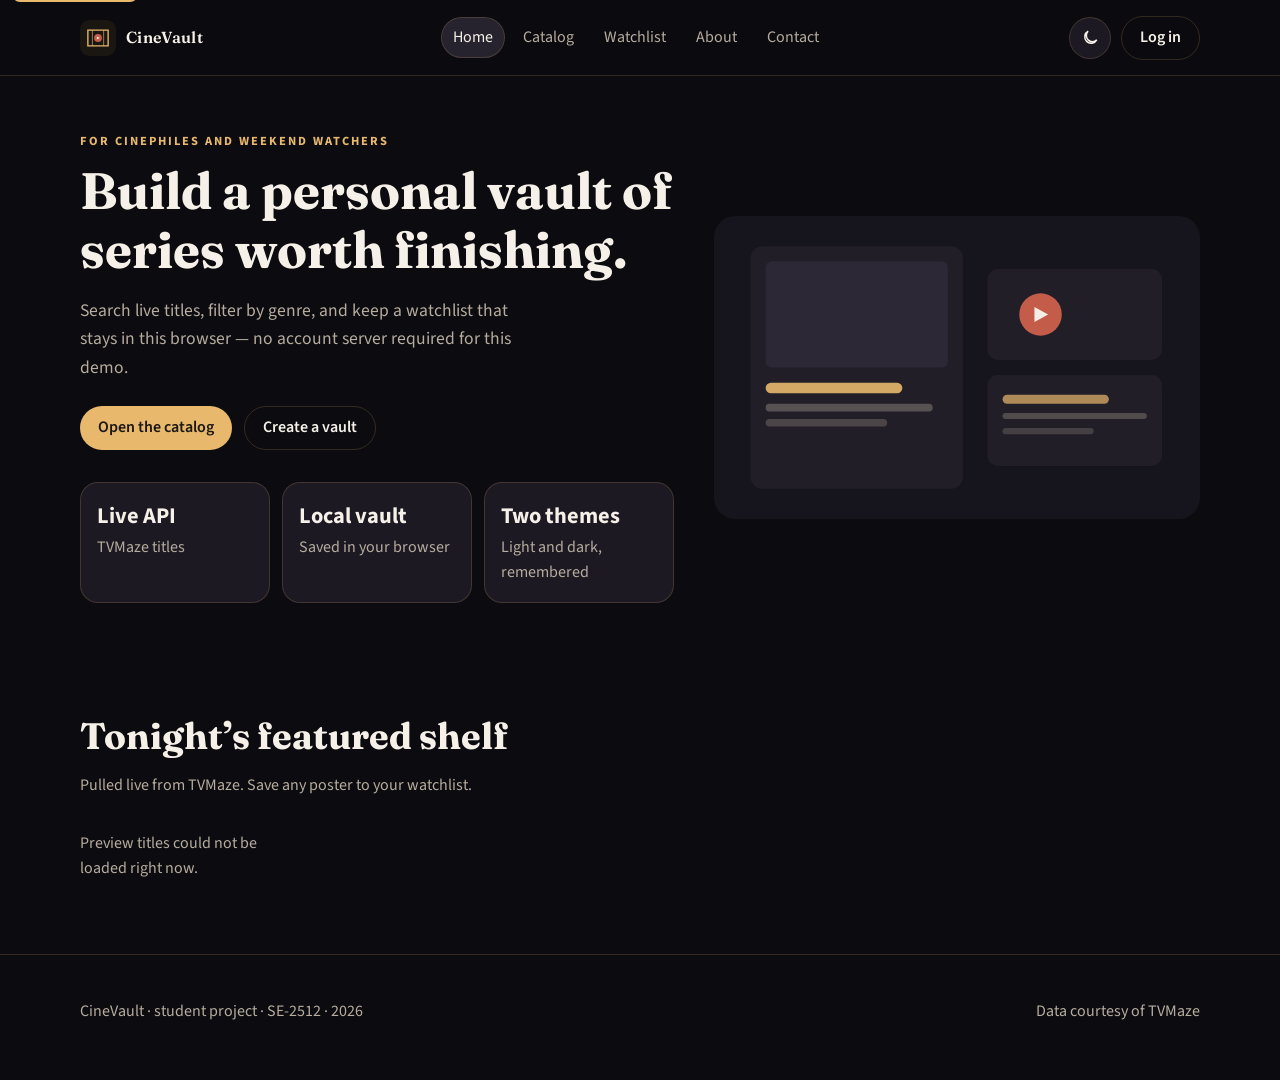
<file: CineVault/index.html>
<!DOCTYPE html>
<html lang="en">
<head>
  <meta charset="UTF-8">
  <meta name="viewport" content="width=device-width, initial-scale=1.0">
  <title>CineVault — discover and save TV series</title>
  <link rel="icon" href="images/logo.svg">
  <link rel="preconnect" href="https://fonts.googleapis.com">
  <link rel="preconnect" href="https://fonts.gstatic.com" crossorigin>
  <link href="https://fonts.googleapis.com/css2?family=Fraunces:opsz,wght@9..144,600;9..144,700&family=Source+Sans+3:wght@400;600;700&display=swap" rel="stylesheet">
  <link rel="stylesheet" href="css/style.css">
</head>
<body data-page="home">
  <a class="skip-link" href="#main">Skip to content</a>
  <header class="site-header">
    <div class="container header-inner">
      <a class="logo" href="index.html"><img src="images/logo.svg" alt="">CineVault</a>
      <nav class="nav" id="site-nav" data-nav-menu>
        <a href="index.html" data-nav="home">Home</a>
        <a href="catalog.html" data-nav="catalog">Catalog</a>
        <a href="watchlist.html" data-nav="watchlist">Watchlist</a>
        <a href="about.html" data-nav="about">About</a>
        <a href="contact.html" data-nav="contact">Contact</a>
      </nav>
      <div class="header-actions">
        <button class="icon-btn theme-toggle" data-theme-toggle type="button" aria-label="Toggle color mode">
          <svg class="moon" width="18" height="18" viewBox="0 0 24 24" fill="none" stroke="currentColor" stroke-width="2"><path d="M21 14.5A8.5 8.5 0 1 1 9.5 3 7 7 0 0 0 21 14.5z"/></svg>
          <svg class="sun" width="18" height="18" viewBox="0 0 24 24" fill="none" stroke="currentColor" stroke-width="2"><circle cx="12" cy="12" r="4"/><path d="M12 2v2M12 20v2M4.9 4.9l1.4 1.4M17.7 17.7l1.4 1.4M2 12h2M20 12h2M4.9 19.1l1.4-1.4M17.7 6.3l1.4-1.4"/></svg>
        </button>
        <a class="btn btn-ghost" href="login.html" data-auth-link>Log in</a>
        <a class="btn btn-primary" href="profile.html" data-profile-link hidden>Profile</a>
        <button class="icon-btn menu-toggle" data-menu-toggle type="button" aria-label="Open menu" aria-controls="site-nav" aria-expanded="false"><span class="hamburger"></span></button>
      </div>
    </div>
  </header>

  <main id="main" class="container">
    <section class="hero">
      <div>
        <p class="kicker">For cinephiles and weekend watchers</p>
        <h1>Build a personal vault of series worth finishing.</h1>
        <p class="lead">Search live titles, filter by genre, and keep a watchlist that stays in this browser — no account server required for this demo.</p>
        <div class="hero-actions">
          <a class="btn btn-primary" href="catalog.html">Open the catalog</a>
          <a class="btn btn-ghost" href="signup.html">Create a vault</a>
        </div>
        <div class="stats">
          <div class="stat"><strong>Live API</strong><span class="muted">TVMaze titles</span></div>
          <div class="stat"><strong>Local vault</strong><span class="muted">Saved in your browser</span></div>
          <div class="stat"><strong>Two themes</strong><span class="muted">Light and dark, remembered</span></div>
        </div>
      </div>
      <img src="images/hero.svg" alt="Illustrated CineVault dashboard with posters and a play button">
    </section>

    <section class="section">
      <h2>Tonight’s featured shelf</h2>
      <p class="muted">Pulled live from TVMaze. Save any poster to your watchlist.</p>
      <div class="card-grid" data-home-preview></div>
    </section>
  </main>

  <footer class="site-footer">
    <div class="container footer-inner">
      <p>CineVault · student project · SE-2512 · 2026</p>
      <p>Data courtesy of <a href="https://www.tvmaze.com/api" rel="noreferrer">TVMaze</a></p>
    </div>
  </footer>
  <script src="js/script.js"></script>
</body>
</html>
</file>
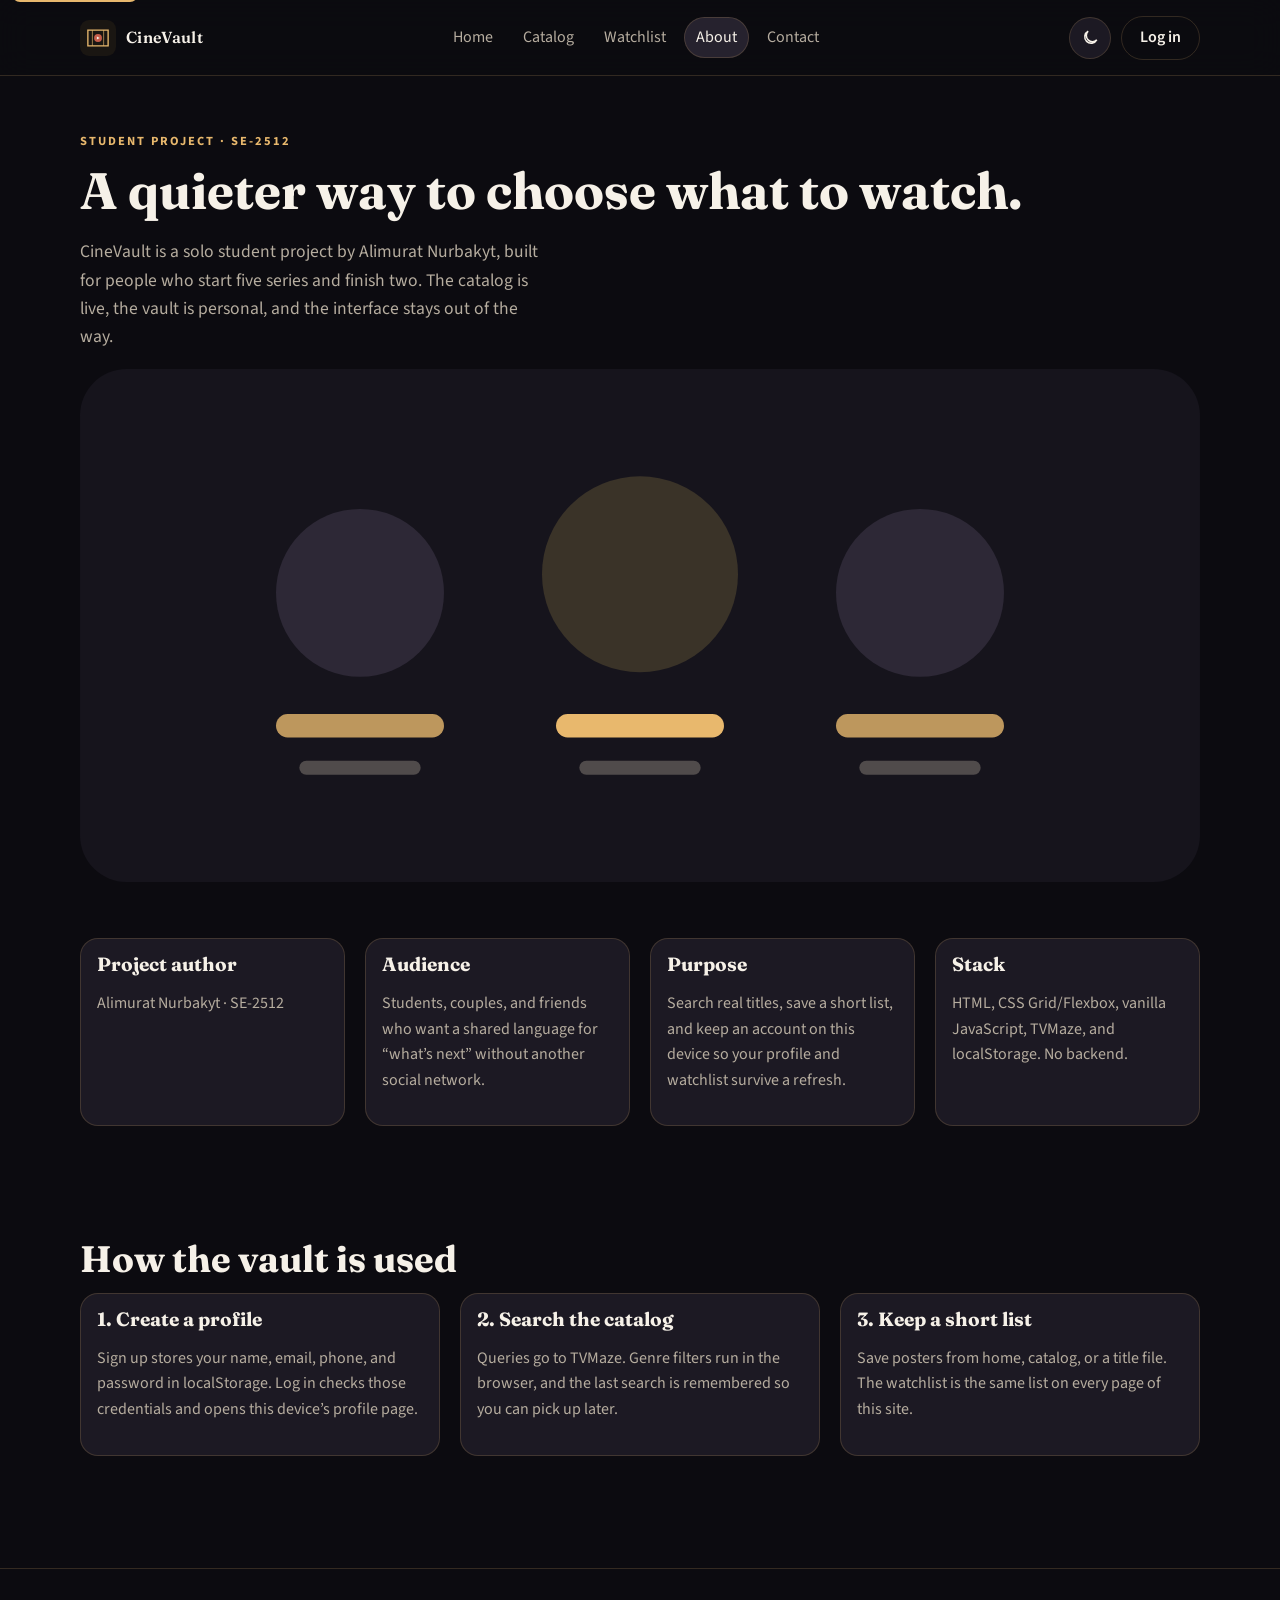
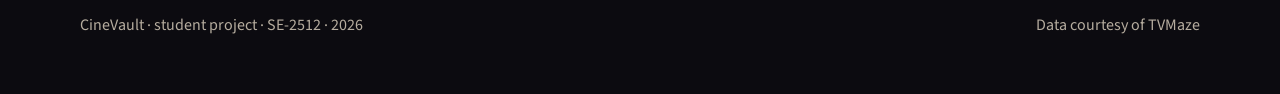
<file: CineVault/about.html>
<!DOCTYPE html>
<html lang="en">
<head>
  <meta charset="UTF-8">
  <meta name="viewport" content="width=device-width, initial-scale=1.0">
  <title>About — CineVault</title>
  <link rel="icon" href="images/logo.svg">
  <link rel="preconnect" href="https://fonts.googleapis.com">
  <link rel="preconnect" href="https://fonts.gstatic.com" crossorigin>
  <link href="https://fonts.googleapis.com/css2?family=Fraunces:opsz,wght@9..144,600;9..144,700&family=Source+Sans+3:wght@400;600;700&display=swap" rel="stylesheet">
  <link rel="stylesheet" href="css/style.css">
</head>
<body data-page="about">
  <a class="skip-link" href="#main">Skip to content</a>
  <header class="site-header">
    <div class="container header-inner">
      <a class="logo" href="index.html"><img src="images/logo.svg" alt="">CineVault</a>
      <nav class="nav" id="site-nav" data-nav-menu>
        <a href="index.html" data-nav="home">Home</a>
        <a href="catalog.html" data-nav="catalog">Catalog</a>
        <a href="watchlist.html" data-nav="watchlist">Watchlist</a>
        <a href="about.html" data-nav="about">About</a>
        <a href="contact.html" data-nav="contact">Contact</a>
      </nav>
      <div class="header-actions">
        <button class="icon-btn theme-toggle" data-theme-toggle type="button" aria-label="Toggle color mode">
          <svg class="moon" width="18" height="18" viewBox="0 0 24 24" fill="none" stroke="currentColor" stroke-width="2"><path d="M21 14.5A8.5 8.5 0 1 1 9.5 3 7 7 0 0 0 21 14.5z"/></svg>
          <svg class="sun" width="18" height="18" viewBox="0 0 24 24" fill="none" stroke="currentColor" stroke-width="2"><circle cx="12" cy="12" r="4"/><path d="M12 2v2M12 20v2M4.9 4.9l1.4 1.4M17.7 17.7l1.4 1.4M2 12h2M20 12h2M4.9 19.1l1.4-1.4M17.7 6.3l1.4-1.4"/></svg>
        </button>
        <a class="btn btn-ghost" href="login.html" data-auth-link>Log in</a>
        <a class="btn btn-primary" href="profile.html" data-profile-link hidden>Profile</a>
        <button class="icon-btn menu-toggle" data-menu-toggle type="button" aria-label="Open menu" aria-controls="site-nav" aria-expanded="false"><span class="hamburger"></span></button>
      </div>
    </div>
  </header>

  <main id="main" class="container section">
    <p class="kicker">Student project · SE-2512</p>
    <h1>A quieter way to choose what to watch.</h1>
    <p class="lead">CineVault is a solo student project by Alimurat Nurbakyt, built for people who start five series and finish two. The catalog is live, the vault is personal, and the interface stays out of the way.</p>
    <img src="images/team.svg" alt="Illustrated film fans at a screening table">

    <div class="feature-grid section">
      <article class="card"><div class="body"><h3>Project author</h3><p class="muted">Alimurat Nurbakyt · SE-2512</p></div></article>
      <article class="card"><div class="body"><h3>Audience</h3><p class="muted">Students, couples, and friends who want a shared language for “what’s next” without another social network.</p></div></article>
      <article class="card"><div class="body"><h3>Purpose</h3><p class="muted">Search real titles, save a short list, and keep an account on this device so your profile and watchlist survive a refresh.</p></div></article>
      <article class="card"><div class="body"><h3>Stack</h3><p class="muted">HTML, CSS Grid/Flexbox, vanilla JavaScript, TVMaze, and localStorage. No backend.</p></div></article>
    </div>

    <section class="section">
      <h2>How the vault is used</h2>
      <div class="feature-grid">
        <article class="card"><div class="body"><h3>1. Create a profile</h3><p class="muted">Sign up stores your name, email, phone, and password in localStorage. Log in checks those credentials and opens this device’s profile page.</p></div></article>
        <article class="card"><div class="body"><h3>2. Search the catalog</h3><p class="muted">Queries go to TVMaze. Genre filters run in the browser, and the last search is remembered so you can pick up later.</p></div></article>
        <article class="card"><div class="body"><h3>3. Keep a short list</h3><p class="muted">Save posters from home, catalog, or a title file. The watchlist is the same list on every page of this site.</p></div></article>
      </div>
    </section>
  </main>

  <footer class="site-footer">
    <div class="container footer-inner">
      <p>CineVault · student project · SE-2512 · 2026</p>
      <p>Data courtesy of <a href="https://www.tvmaze.com/api" rel="noreferrer">TVMaze</a></p>
    </div>
  </footer>
  <script src="js/script.js"></script>
</body>
</html>
</file>
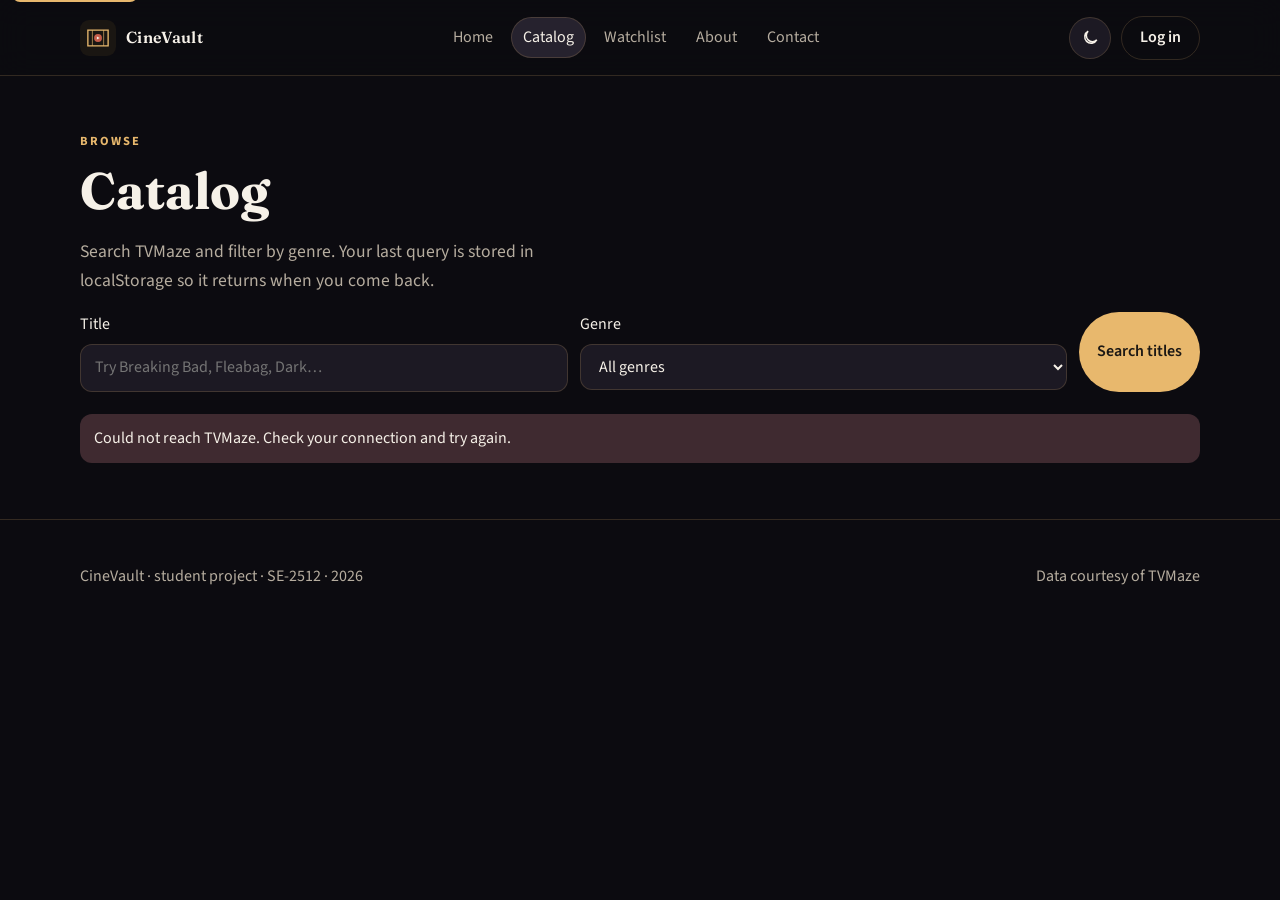
<file: CineVault/catalog.html>
<!DOCTYPE html>
<html lang="en">
<head>
  <meta charset="UTF-8">
  <meta name="viewport" content="width=device-width, initial-scale=1.0">
  <title>Catalog — CineVault</title>
  <link rel="icon" href="images/logo.svg">
  <link rel="preconnect" href="https://fonts.googleapis.com">
  <link rel="preconnect" href="https://fonts.gstatic.com" crossorigin>
  <link href="https://fonts.googleapis.com/css2?family=Fraunces:opsz,wght@9..144,600;9..144,700&family=Source+Sans+3:wght@400;600;700&display=swap" rel="stylesheet">
  <link rel="stylesheet" href="css/style.css">
</head>
<body data-page="catalog">
  <a class="skip-link" href="#main">Skip to content</a>
  <header class="site-header">
    <div class="container header-inner">
      <a class="logo" href="index.html"><img src="images/logo.svg" alt="">CineVault</a>
      <nav class="nav" id="site-nav" data-nav-menu>
        <a href="index.html" data-nav="home">Home</a>
        <a href="catalog.html" data-nav="catalog">Catalog</a>
        <a href="watchlist.html" data-nav="watchlist">Watchlist</a>
        <a href="about.html" data-nav="about">About</a>
        <a href="contact.html" data-nav="contact">Contact</a>
      </nav>
      <div class="header-actions">
        <button class="icon-btn theme-toggle" data-theme-toggle type="button" aria-label="Toggle color mode">
          <svg class="moon" width="18" height="18" viewBox="0 0 24 24" fill="none" stroke="currentColor" stroke-width="2"><path d="M21 14.5A8.5 8.5 0 1 1 9.5 3 7 7 0 0 0 21 14.5z"/></svg>
          <svg class="sun" width="18" height="18" viewBox="0 0 24 24" fill="none" stroke="currentColor" stroke-width="2"><circle cx="12" cy="12" r="4"/><path d="M12 2v2M12 20v2M4.9 4.9l1.4 1.4M17.7 17.7l1.4 1.4M2 12h2M20 12h2M4.9 19.1l1.4-1.4M17.7 6.3l1.4-1.4"/></svg>
        </button>
        <a class="btn btn-ghost" href="login.html" data-auth-link>Log in</a>
        <a class="btn btn-primary" href="profile.html" data-profile-link hidden>Profile</a>
        <button class="icon-btn menu-toggle" data-menu-toggle type="button" aria-label="Open menu" aria-controls="site-nav" aria-expanded="false"><span class="hamburger"></span></button>
      </div>
    </div>
  </header>

  <main id="main" class="container section">
    <p class="kicker">Browse</p>
    <h1>Catalog</h1>
    <p class="lead">Search TVMaze and filter by genre. Your last query is stored in localStorage so it returns when you come back.</p>

    <form id="search-form" class="toolbar" novalidate>
      <label class="search-field">
        Title
        <input name="q" type="text" placeholder="Try Breaking Bad, Fleabag, Dark…">
      </label>
      <label class="field">
        Genre
        <select name="genre">
          <option value="all">All genres</option>
          <option value="Drama">Drama</option>
          <option value="Comedy">Comedy</option>
          <option value="Crime">Crime</option>
          <option value="Science-Fiction">Science-Fiction</option>
          <option value="Thriller">Thriller</option>
          <option value="Action">Action</option>
        </select>
      </label>
      <button class="btn btn-primary" type="submit">Search titles</button>
    </form>

    <div class="api-status" data-api-status></div>
    <div class="skeleton-grid" data-skeletons>
      <div class="skeleton"></div><div class="skeleton"></div><div class="skeleton"></div><div class="skeleton"></div>
    </div>
    <div class="card-grid" data-catalog></div>
  </main>

  <footer class="site-footer">
    <div class="container footer-inner">
      <p>CineVault · student project · SE-2512 · 2026</p>
      <p>Data courtesy of <a href="https://www.tvmaze.com/api" rel="noreferrer">TVMaze</a></p>
    </div>
  </footer>
  <script src="js/script.js"></script>
</body>
</html>
</file>
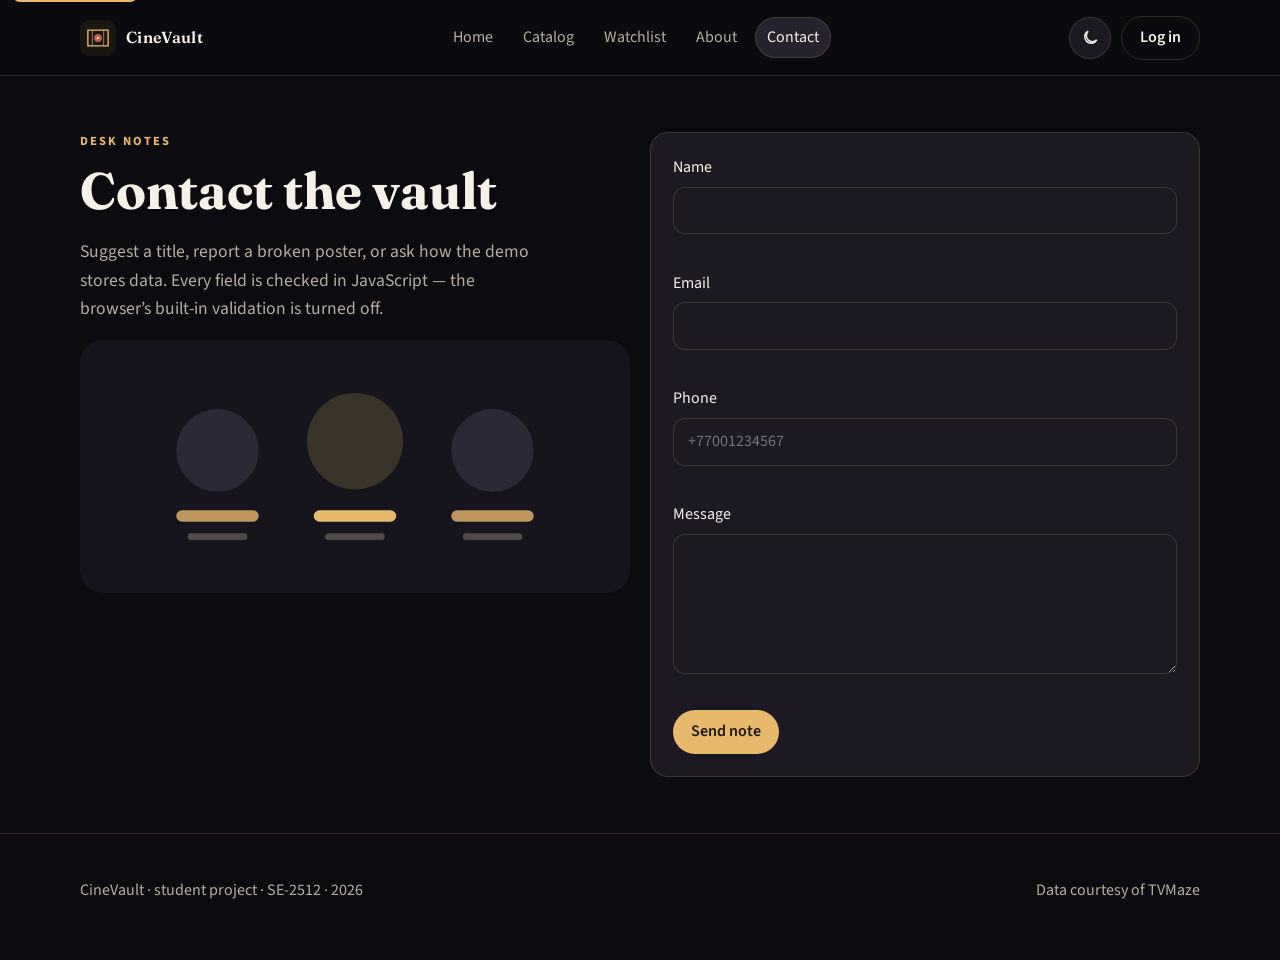
<file: CineVault/contact.html>
<!DOCTYPE html>
<html lang="en">
<head>
  <meta charset="UTF-8">
  <meta name="viewport" content="width=device-width, initial-scale=1.0">
  <title>Contact — CineVault</title>
  <link rel="icon" href="images/logo.svg">
  <link rel="preconnect" href="https://fonts.googleapis.com">
  <link rel="preconnect" href="https://fonts.gstatic.com" crossorigin>
  <link href="https://fonts.googleapis.com/css2?family=Fraunces:opsz,wght@9..144,600;9..144,700&family=Source+Sans+3:wght@400;600;700&display=swap" rel="stylesheet">
  <link rel="stylesheet" href="css/style.css">
</head>
<body data-page="contact">
  <a class="skip-link" href="#main">Skip to content</a>
  <header class="site-header">
    <div class="container header-inner">
      <a class="logo" href="index.html"><img src="images/logo.svg" alt="">CineVault</a>
      <nav class="nav" id="site-nav" data-nav-menu>
        <a href="index.html" data-nav="home">Home</a>
        <a href="catalog.html" data-nav="catalog">Catalog</a>
        <a href="watchlist.html" data-nav="watchlist">Watchlist</a>
        <a href="about.html" data-nav="about">About</a>
        <a href="contact.html" data-nav="contact">Contact</a>
      </nav>
      <div class="header-actions">
        <button class="icon-btn theme-toggle" data-theme-toggle type="button" aria-label="Toggle color mode">
          <svg class="moon" width="18" height="18" viewBox="0 0 24 24" fill="none" stroke="currentColor" stroke-width="2"><path d="M21 14.5A8.5 8.5 0 1 1 9.5 3 7 7 0 0 0 21 14.5z"/></svg>
          <svg class="sun" width="18" height="18" viewBox="0 0 24 24" fill="none" stroke="currentColor" stroke-width="2"><circle cx="12" cy="12" r="4"/><path d="M12 2v2M12 20v2M4.9 4.9l1.4 1.4M17.7 17.7l1.4 1.4M2 12h2M20 12h2M4.9 19.1l1.4-1.4M17.7 6.3l1.4-1.4"/></svg>
        </button>
        <a class="btn btn-ghost" href="login.html" data-auth-link>Log in</a>
        <a class="btn btn-primary" href="profile.html" data-profile-link hidden>Profile</a>
        <button class="icon-btn menu-toggle" data-menu-toggle type="button" aria-label="Open menu" aria-controls="site-nav" aria-expanded="false"><span class="hamburger"></span></button>
      </div>
    </div>
  </header>

  <main id="main" class="container section">
    <div class="split">
      <div>
        <p class="kicker">Desk notes</p>
        <h1>Contact the vault</h1>
        <p class="lead">Suggest a title, report a broken poster, or ask how the demo stores data. Every field is checked in JavaScript — the browser’s built-in validation is turned off.</p>
        <img src="images/team.svg" alt="Illustrated CineVault editors at a screening table">
      </div>

      <form id="contact-form" class="panel" novalidate>
        <label class="field">
          Name
          <input name="name" type="text" data-validate="name">
          <span class="field-error"></span>
        </label>
        <label class="field">
          Email
          <input name="email" type="text" data-validate="email">
          <span class="field-error"></span>
        </label>
        <label class="field">
          Phone
          <input name="phone" type="text" placeholder="+77001234567" data-validate="phone">
          <span class="field-error"></span>
        </label>
        <label class="field">
          Message
          <textarea name="message" data-validate="required"></textarea>
          <span class="field-error"></span>
        </label>
        <button class="btn btn-primary" type="submit">Send note</button>
        <p class="form-status" role="status"></p>
      </form>
    </div>
  </main>

  <footer class="site-footer">
    <div class="container footer-inner">
      <p>CineVault · student project · SE-2512 · 2026</p>
      <p>Data courtesy of <a href="https://www.tvmaze.com/api" rel="noreferrer">TVMaze</a></p>
    </div>
  </footer>
  <script src="js/script.js"></script>
</body>
</html>
</file>
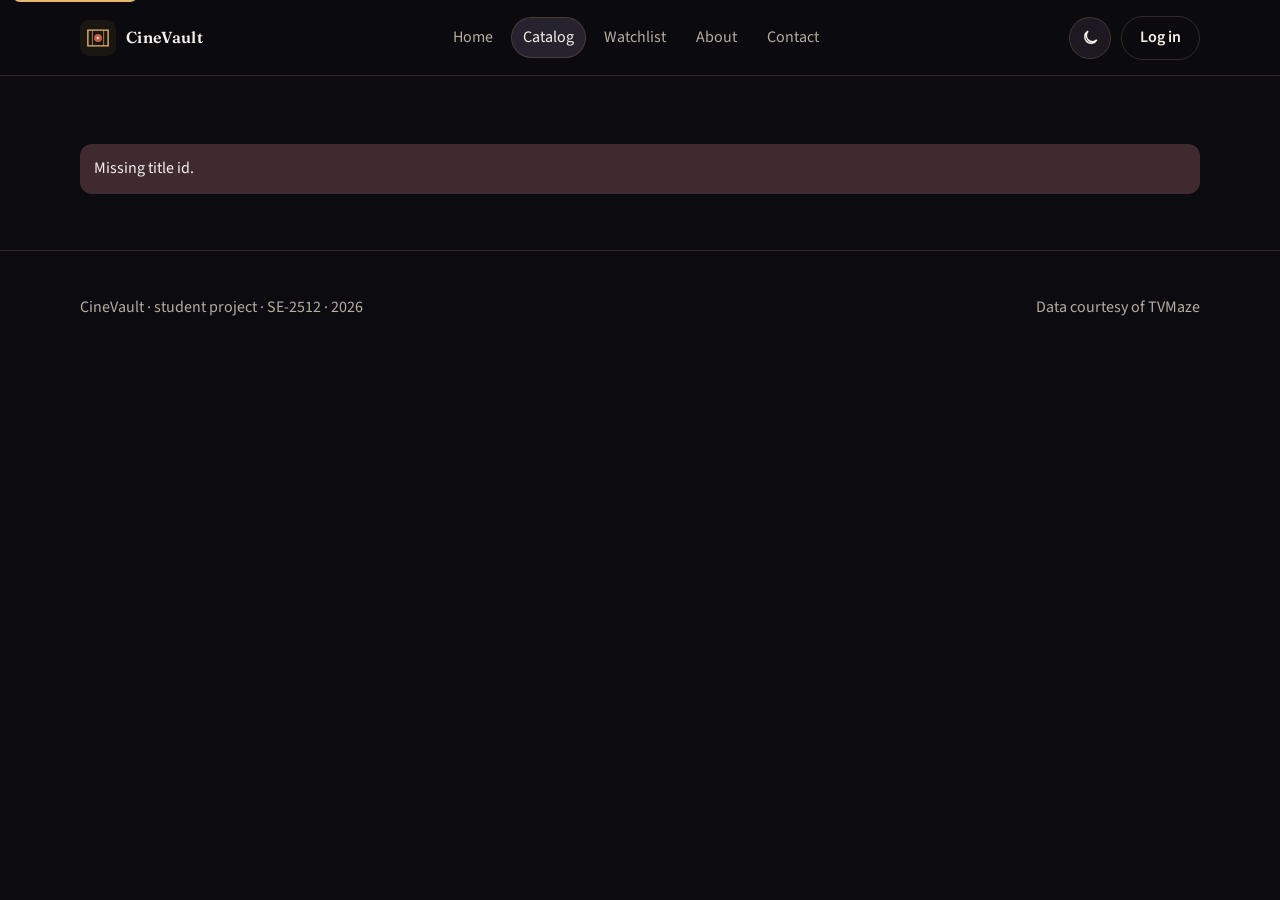
<file: CineVault/details.html>
<!DOCTYPE html>
<html lang="en">
<head>
  <meta charset="UTF-8">
  <meta name="viewport" content="width=device-width, initial-scale=1.0">
  <title>Title details — CineVault</title>
  <link rel="icon" href="images/logo.svg">
  <link rel="preconnect" href="https://fonts.googleapis.com">
  <link rel="preconnect" href="https://fonts.gstatic.com" crossorigin>
  <link href="https://fonts.googleapis.com/css2?family=Fraunces:opsz,wght@9..144,600;9..144,700&family=Source+Sans+3:wght@400;600;700&display=swap" rel="stylesheet">
  <link rel="stylesheet" href="css/style.css">
</head>
<body data-page="catalog">
  <a class="skip-link" href="#main">Skip to content</a>
  <header class="site-header">
    <div class="container header-inner">
      <a class="logo" href="index.html"><img src="images/logo.svg" alt="">CineVault</a>
      <nav class="nav" id="site-nav" data-nav-menu>
        <a href="index.html" data-nav="home">Home</a>
        <a href="catalog.html" data-nav="catalog">Catalog</a>
        <a href="watchlist.html" data-nav="watchlist">Watchlist</a>
        <a href="about.html" data-nav="about">About</a>
        <a href="contact.html" data-nav="contact">Contact</a>
      </nav>
      <div class="header-actions">
        <button class="icon-btn theme-toggle" data-theme-toggle type="button" aria-label="Toggle color mode">
          <svg class="moon" width="18" height="18" viewBox="0 0 24 24" fill="none" stroke="currentColor" stroke-width="2"><path d="M21 14.5A8.5 8.5 0 1 1 9.5 3 7 7 0 0 0 21 14.5z"/></svg>
          <svg class="sun" width="18" height="18" viewBox="0 0 24 24" fill="none" stroke="currentColor" stroke-width="2"><circle cx="12" cy="12" r="4"/><path d="M12 2v2M12 20v2M4.9 4.9l1.4 1.4M17.7 17.7l1.4 1.4M2 12h2M20 12h2M4.9 19.1l1.4-1.4M17.7 6.3l1.4-1.4"/></svg>
        </button>
        <a class="btn btn-ghost" href="login.html" data-auth-link>Log in</a>
        <a class="btn btn-primary" href="profile.html" data-profile-link hidden>Profile</a>
        <button class="icon-btn menu-toggle" data-menu-toggle type="button" aria-label="Open menu" aria-controls="site-nav" aria-expanded="false"><span class="hamburger"></span></button>
      </div>
    </div>
  </header>

  <main id="main" class="container section">
    <div class="api-status" data-api-status></div>
    <article class="details-layout" data-details hidden>
      <img class="poster" data-poster alt="">
      <div>
        <p class="kicker">Title file</p>
        <h1 data-title></h1>
        <p class="muted" data-meta></p>
        <div data-summary></div>
        <div class="inline-actions">
          <button class="btn btn-primary" type="button" data-save>Save to vault</button>
          <a class="btn btn-ghost" href="catalog.html">Back to catalog</a>
        </div>
      </div>
    </article>
  </main>

  <footer class="site-footer">
    <div class="container footer-inner">
      <p>CineVault · student project · SE-2512 · 2026</p>
      <p>Data courtesy of <a href="https://www.tvmaze.com/api" rel="noreferrer">TVMaze</a></p>
    </div>
  </footer>
  <script src="js/script.js"></script>
</body>
</html>
</file>
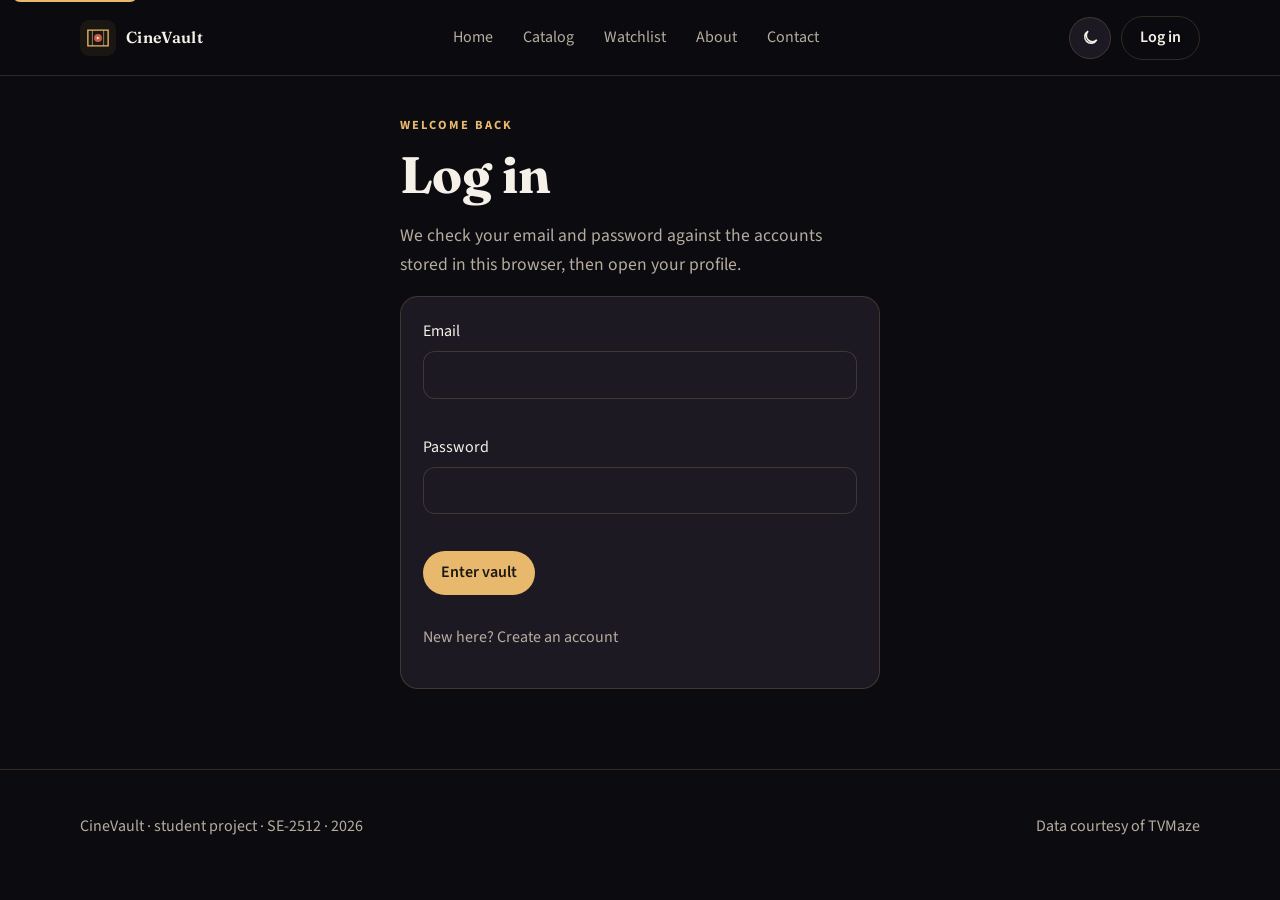
<file: CineVault/login.html>
<!DOCTYPE html>
<html lang="en">
<head>
  <meta charset="UTF-8">
  <meta name="viewport" content="width=device-width, initial-scale=1.0">
  <title>Log in — CineVault</title>
  <link rel="icon" href="images/logo.svg">
  <link rel="preconnect" href="https://fonts.googleapis.com">
  <link rel="preconnect" href="https://fonts.gstatic.com" crossorigin>
  <link href="https://fonts.googleapis.com/css2?family=Fraunces:opsz,wght@9..144,600;9..144,700&family=Source+Sans+3:wght@400;600;700&display=swap" rel="stylesheet">
  <link rel="stylesheet" href="css/style.css">
</head>
<body data-page="login">
  <a class="skip-link" href="#main">Skip to content</a>
  <header class="site-header">
    <div class="container header-inner">
      <a class="logo" href="index.html"><img src="images/logo.svg" alt="">CineVault</a>
      <nav class="nav" id="site-nav" data-nav-menu>
        <a href="index.html" data-nav="home">Home</a>
        <a href="catalog.html" data-nav="catalog">Catalog</a>
        <a href="watchlist.html" data-nav="watchlist">Watchlist</a>
        <a href="about.html" data-nav="about">About</a>
        <a href="contact.html" data-nav="contact">Contact</a>
      </nav>
      <div class="header-actions">
        <button class="icon-btn theme-toggle" data-theme-toggle type="button" aria-label="Toggle color mode">
          <svg class="moon" width="18" height="18" viewBox="0 0 24 24" fill="none" stroke="currentColor" stroke-width="2"><path d="M21 14.5A8.5 8.5 0 1 1 9.5 3 7 7 0 0 0 21 14.5z"/></svg>
          <svg class="sun" width="18" height="18" viewBox="0 0 24 24" fill="none" stroke="currentColor" stroke-width="2"><circle cx="12" cy="12" r="4"/><path d="M12 2v2M12 20v2M4.9 4.9l1.4 1.4M17.7 17.7l1.4 1.4M2 12h2M20 12h2M4.9 19.1l1.4-1.4M17.7 6.3l1.4-1.4"/></svg>
        </button>
        <a class="btn btn-ghost" href="login.html" data-auth-link>Log in</a>
        <a class="btn btn-primary" href="profile.html" data-profile-link hidden>Profile</a>
        <button class="icon-btn menu-toggle" data-menu-toggle type="button" aria-label="Open menu" aria-controls="site-nav" aria-expanded="false"><span class="hamburger"></span></button>
      </div>
    </div>
  </header>

  <main id="main" class="container">
    <section class="auth-wrap">
      <p class="kicker">Welcome back</p>
      <h1>Log in</h1>
      <p class="lead">We check your email and password against the accounts stored in this browser, then open your profile.</p>

      <form id="login-form" class="panel" novalidate>
        <label class="field">
          Email
          <input name="email" type="text" autocomplete="email" data-validate="email">
          <span class="field-error"></span>
        </label>
        <label class="field">
          Password
          <input name="password" type="password" autocomplete="current-password" data-validate="password">
          <span class="field-error"></span>
        </label>
        <button class="btn btn-primary" type="submit">Enter vault</button>
        <p class="form-status" role="status"></p>
        <p class="muted">New here? <a href="signup.html">Create an account</a></p>
      </form>
    </section>
  </main>

  <footer class="site-footer">
    <div class="container footer-inner">
      <p>CineVault · student project · SE-2512 · 2026</p>
      <p>Data courtesy of <a href="https://www.tvmaze.com/api" rel="noreferrer">TVMaze</a></p>
    </div>
  </footer>
  <script src="js/script.js"></script>
</body>
</html>
</file>
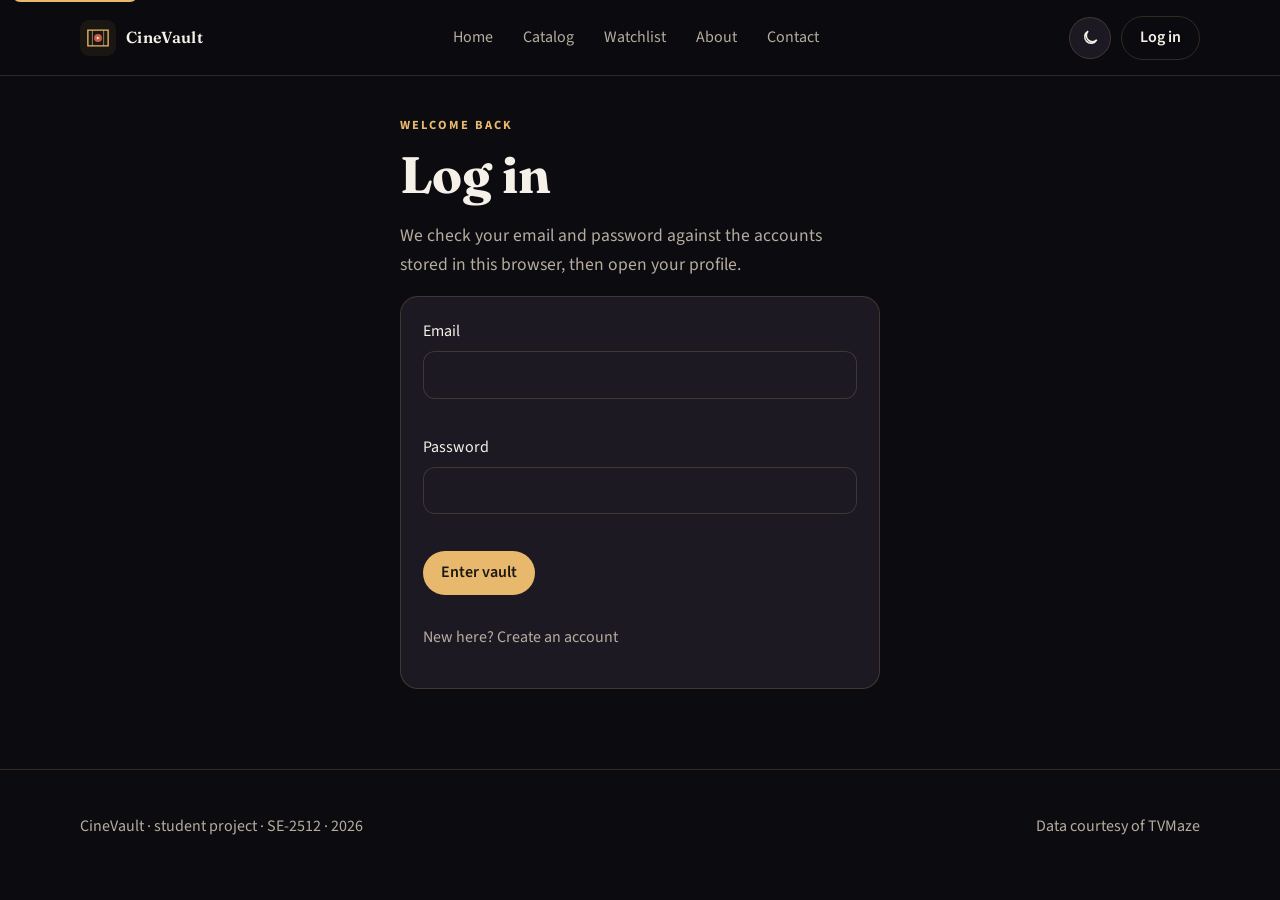
<file: CineVault/profile.html>
<!DOCTYPE html>
<html lang="en">
<head>
  <meta charset="UTF-8">
  <meta name="viewport" content="width=device-width, initial-scale=1.0">
  <title>Profile — CineVault</title>
  <link rel="icon" href="images/logo.svg">
  <link rel="preconnect" href="https://fonts.googleapis.com">
  <link rel="preconnect" href="https://fonts.gstatic.com" crossorigin>
  <link href="https://fonts.googleapis.com/css2?family=Fraunces:opsz,wght@9..144,600;9..144,700&family=Source+Sans+3:wght@400;600;700&display=swap" rel="stylesheet">
  <link rel="stylesheet" href="css/style.css">
</head>
<body data-page="profile">
  <a class="skip-link" href="#main">Skip to content</a>
  <header class="site-header">
    <div class="container header-inner">
      <a class="logo" href="index.html"><img src="images/logo.svg" alt="">CineVault</a>
      <nav class="nav" id="site-nav" data-nav-menu>
        <a href="index.html" data-nav="home">Home</a>
        <a href="catalog.html" data-nav="catalog">Catalog</a>
        <a href="watchlist.html" data-nav="watchlist">Watchlist</a>
        <a href="about.html" data-nav="about">About</a>
        <a href="contact.html" data-nav="contact">Contact</a>
      </nav>
      <div class="header-actions">
        <button class="icon-btn theme-toggle" data-theme-toggle type="button" aria-label="Toggle color mode">
          <svg class="moon" width="18" height="18" viewBox="0 0 24 24" fill="none" stroke="currentColor" stroke-width="2"><path d="M21 14.5A8.5 8.5 0 1 1 9.5 3 7 7 0 0 0 21 14.5z"/></svg>
          <svg class="sun" width="18" height="18" viewBox="0 0 24 24" fill="none" stroke="currentColor" stroke-width="2"><circle cx="12" cy="12" r="4"/><path d="M12 2v2M12 20v2M4.9 4.9l1.4 1.4M17.7 17.7l1.4 1.4M2 12h2M20 12h2M4.9 19.1l1.4-1.4M17.7 6.3l1.4-1.4"/></svg>
        </button>
        <a class="btn btn-ghost" href="login.html" data-auth-link>Log in</a>
        <a class="btn btn-primary" href="profile.html" data-profile-link hidden>Profile</a>
        <button class="icon-btn menu-toggle" data-menu-toggle type="button" aria-label="Open menu" aria-controls="site-nav" aria-expanded="false"><span class="hamburger"></span></button>
      </div>
    </div>
  </header>

  <main id="main" class="container section">
    <p class="kicker">Member file</p>
    <h1>Profile</h1>
    <p class="lead">Details stored during sign-up. This is a local simulation — nothing is sent to a server.</p>

    <div class="split">
      <section class="panel" data-profile>
        <div class="profile-list">
          <div><span class="muted">Name</span><strong data-name></strong></div>
          <div><span class="muted">Email</span><strong data-email></strong></div>
          <div><span class="muted">Phone</span><strong data-phone></strong></div>
          <div><span class="muted">Member since</span><strong data-created></strong></div>
        </div>
        <div class="inline-actions">
          <a class="btn btn-primary" href="watchlist.html">Open watchlist</a>
          <button class="btn btn-danger" type="button" data-logout>Log out</button>
        </div>
      </section>
      <aside class="panel">
        <h2>How this demo works</h2>
        <p class="muted">Accounts live under the <code>cinevault-users</code> key in localStorage. Logging in writes your email to <code>cinevault-session</code> so every page can show the same profile.</p>
        <p class="muted">Clear site data in the browser to reset the vault.</p>
      </aside>
    </div>
  </main>

  <footer class="site-footer">
    <div class="container footer-inner">
      <p>CineVault · student project · SE-2512 · 2026</p>
      <p>Data courtesy of <a href="https://www.tvmaze.com/api" rel="noreferrer">TVMaze</a></p>
    </div>
  </footer>
  <script src="js/script.js"></script>
</body>
</html>
</file>
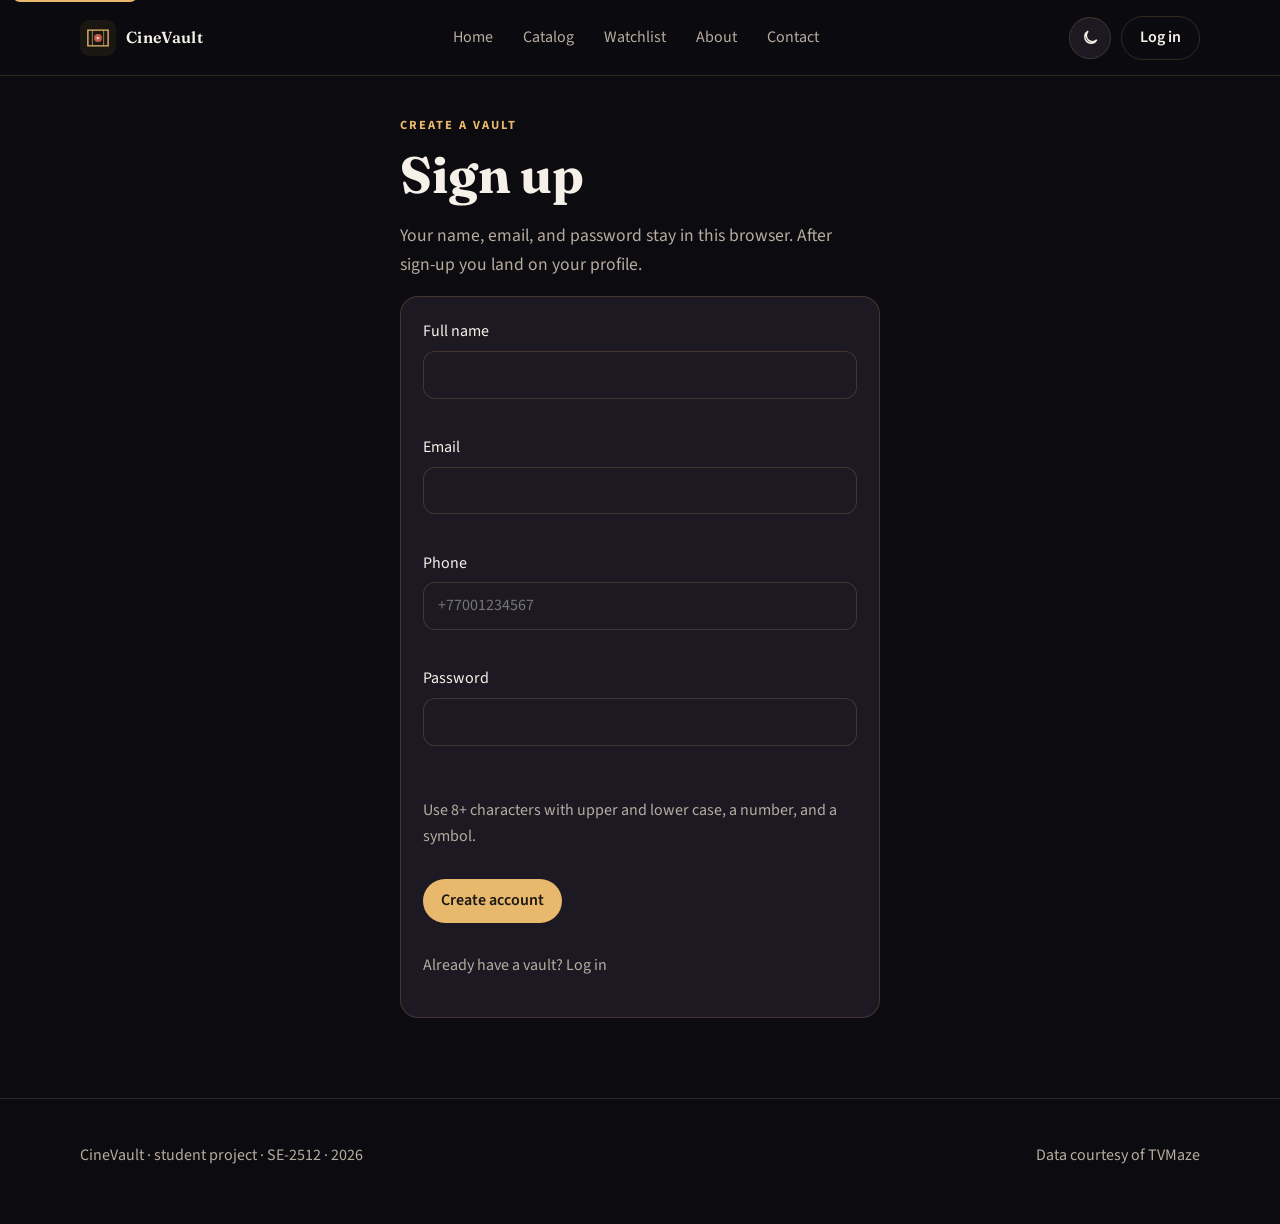
<file: CineVault/signup.html>
<!DOCTYPE html>
<html lang="en">
<head>
  <meta charset="UTF-8">
  <meta name="viewport" content="width=device-width, initial-scale=1.0">
  <title>Sign up — CineVault</title>
  <link rel="icon" href="images/logo.svg">
  <link rel="preconnect" href="https://fonts.googleapis.com">
  <link rel="preconnect" href="https://fonts.gstatic.com" crossorigin>
  <link href="https://fonts.googleapis.com/css2?family=Fraunces:opsz,wght@9..144,600;9..144,700&family=Source+Sans+3:wght@400;600;700&display=swap" rel="stylesheet">
  <link rel="stylesheet" href="css/style.css">
</head>
<body data-page="signup">
  <a class="skip-link" href="#main">Skip to content</a>
  <header class="site-header">
    <div class="container header-inner">
      <a class="logo" href="index.html"><img src="images/logo.svg" alt="">CineVault</a>
      <nav class="nav" id="site-nav" data-nav-menu>
        <a href="index.html" data-nav="home">Home</a>
        <a href="catalog.html" data-nav="catalog">Catalog</a>
        <a href="watchlist.html" data-nav="watchlist">Watchlist</a>
        <a href="about.html" data-nav="about">About</a>
        <a href="contact.html" data-nav="contact">Contact</a>
      </nav>
      <div class="header-actions">
        <button class="icon-btn theme-toggle" data-theme-toggle type="button" aria-label="Toggle color mode">
          <svg class="moon" width="18" height="18" viewBox="0 0 24 24" fill="none" stroke="currentColor" stroke-width="2"><path d="M21 14.5A8.5 8.5 0 1 1 9.5 3 7 7 0 0 0 21 14.5z"/></svg>
          <svg class="sun" width="18" height="18" viewBox="0 0 24 24" fill="none" stroke="currentColor" stroke-width="2"><circle cx="12" cy="12" r="4"/><path d="M12 2v2M12 20v2M4.9 4.9l1.4 1.4M17.7 17.7l1.4 1.4M2 12h2M20 12h2M4.9 19.1l1.4-1.4M17.7 6.3l1.4-1.4"/></svg>
        </button>
        <a class="btn btn-ghost" href="login.html" data-auth-link>Log in</a>
        <a class="btn btn-primary" href="profile.html" data-profile-link hidden>Profile</a>
        <button class="icon-btn menu-toggle" data-menu-toggle type="button" aria-label="Open menu" aria-controls="site-nav" aria-expanded="false"><span class="hamburger"></span></button>
      </div>
    </div>
  </header>

  <main id="main" class="container">
    <section class="auth-wrap">
      <p class="kicker">Create a vault</p>
      <h1>Sign up</h1>
      <p class="lead">Your name, email, and password stay in this browser. After sign-up you land on your profile.</p>

      <form id="signup-form" class="panel" novalidate>
        <label class="field">
          Full name
          <input name="name" type="text" autocomplete="name" data-validate="name">
          <span class="field-error"></span>
        </label>
        <label class="field">
          Email
          <input name="email" type="text" autocomplete="email" data-validate="email">
          <span class="field-error"></span>
        </label>
        <label class="field">
          Phone
          <input name="phone" type="text" autocomplete="tel" placeholder="+77001234567" data-validate="phone">
          <span class="field-error"></span>
        </label>
        <label class="field">
          Password
          <input name="password" type="password" autocomplete="new-password" data-validate="password">
          <span class="field-error"></span>
        </label>
        <p class="muted">Use 8+ characters with upper and lower case, a number, and a symbol.</p>
        <button class="btn btn-primary" type="submit">Create account</button>
        <p class="form-status" role="status"></p>
        <p class="muted">Already have a vault? <a href="login.html">Log in</a></p>
      </form>
    </section>
  </main>

  <footer class="site-footer">
    <div class="container footer-inner">
      <p>CineVault · student project · SE-2512 · 2026</p>
      <p>Data courtesy of <a href="https://www.tvmaze.com/api" rel="noreferrer">TVMaze</a></p>
    </div>
  </footer>
  <script src="js/script.js"></script>
</body>
</html>
</file>
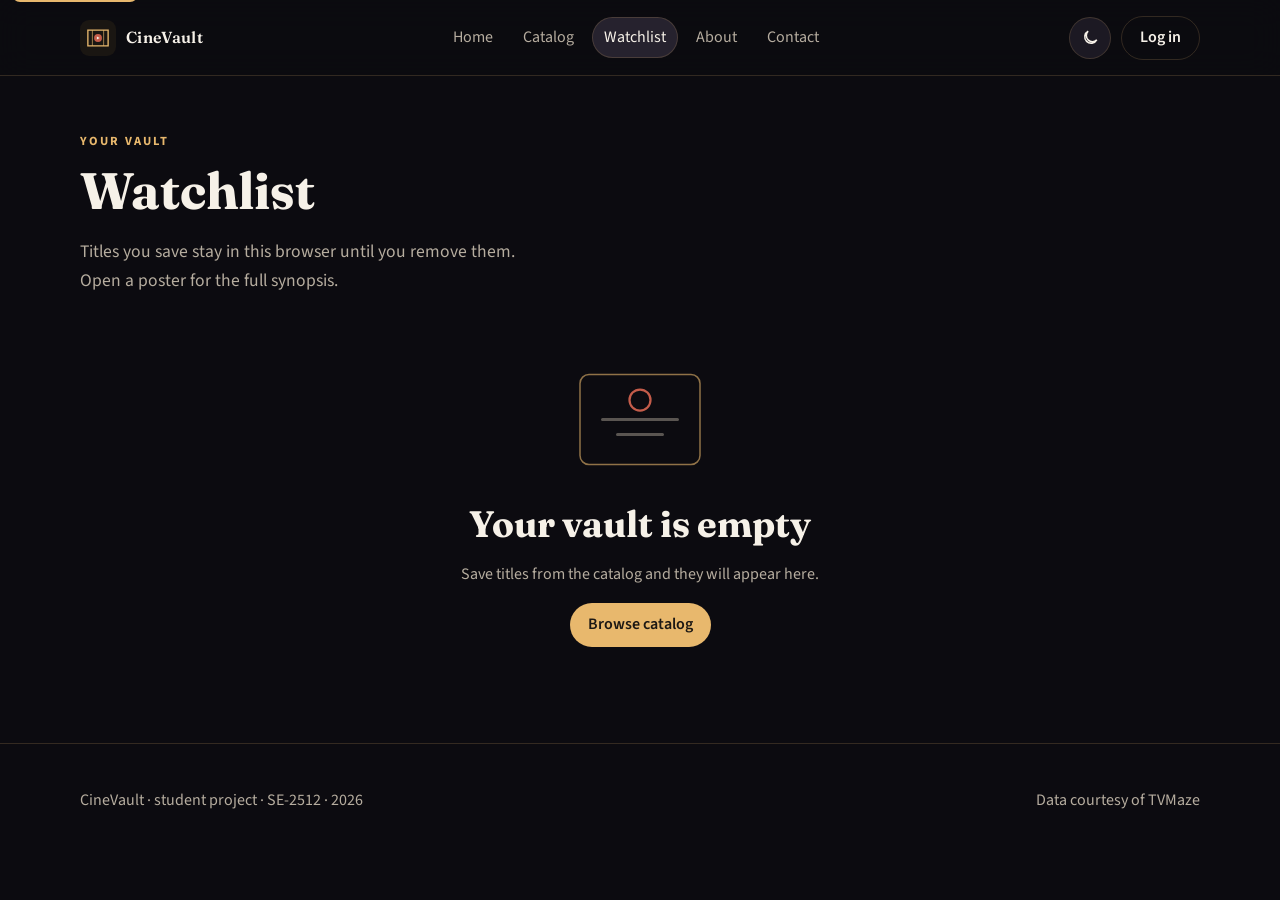
<file: CineVault/watchlist.html>
<!DOCTYPE html>
<html lang="en">
<head>
  <meta charset="UTF-8">
  <meta name="viewport" content="width=device-width, initial-scale=1.0">
  <title>Watchlist — CineVault</title>
  <link rel="icon" href="images/logo.svg">
  <link rel="preconnect" href="https://fonts.googleapis.com">
  <link rel="preconnect" href="https://fonts.gstatic.com" crossorigin>
  <link href="https://fonts.googleapis.com/css2?family=Fraunces:opsz,wght@9..144,600;9..144,700&family=Source+Sans+3:wght@400;600;700&display=swap" rel="stylesheet">
  <link rel="stylesheet" href="css/style.css">
</head>
<body data-page="watchlist">
  <a class="skip-link" href="#main">Skip to content</a>
  <header class="site-header">
    <div class="container header-inner">
      <a class="logo" href="index.html"><img src="images/logo.svg" alt="">CineVault</a>
      <nav class="nav" id="site-nav" data-nav-menu>
        <a href="index.html" data-nav="home">Home</a>
        <a href="catalog.html" data-nav="catalog">Catalog</a>
        <a href="watchlist.html" data-nav="watchlist">Watchlist</a>
        <a href="about.html" data-nav="about">About</a>
        <a href="contact.html" data-nav="contact">Contact</a>
      </nav>
      <div class="header-actions">
        <button class="icon-btn theme-toggle" data-theme-toggle type="button" aria-label="Toggle color mode">
          <svg class="moon" width="18" height="18" viewBox="0 0 24 24" fill="none" stroke="currentColor" stroke-width="2"><path d="M21 14.5A8.5 8.5 0 1 1 9.5 3 7 7 0 0 0 21 14.5z"/></svg>
          <svg class="sun" width="18" height="18" viewBox="0 0 24 24" fill="none" stroke="currentColor" stroke-width="2"><circle cx="12" cy="12" r="4"/><path d="M12 2v2M12 20v2M4.9 4.9l1.4 1.4M17.7 17.7l1.4 1.4M2 12h2M20 12h2M4.9 19.1l1.4-1.4M17.7 6.3l1.4-1.4"/></svg>
        </button>
        <a class="btn btn-ghost" href="login.html" data-auth-link>Log in</a>
        <a class="btn btn-primary" href="profile.html" data-profile-link hidden>Profile</a>
        <button class="icon-btn menu-toggle" data-menu-toggle type="button" aria-label="Open menu" aria-controls="site-nav" aria-expanded="false"><span class="hamburger"></span></button>
      </div>
    </div>
  </header>

  <main id="main" class="container section">
    <p class="kicker">Your vault</p>
    <h1>Watchlist</h1>
    <p class="lead">Titles you save stay in this browser until you remove them. Open a poster for the full synopsis.</p>
    <div class="card-grid" data-watchlist></div>
  </main>

  <footer class="site-footer">
    <div class="container footer-inner">
      <p>CineVault · student project · SE-2512 · 2026</p>
      <p>Data courtesy of <a href="https://www.tvmaze.com/api" rel="noreferrer">TVMaze</a></p>
    </div>
  </footer>
  <script src="js/script.js"></script>
</body>
</html>
</file>
<file: CineVault/css/style.css>
/* CineVault — cinematic layout, light/dark tokens, motion */

:root {
  --bg: #0c0b10;
  --bg-soft: #14121a;
  --surface: #1c1923;
  --surface-2: #26222e;
  --text: #f6f1e8;
  --muted: #b6ad9f;
  --line: rgba(232, 184, 109, 0.18);
  --accent: #e8b86d;
  --accent-on: #1c1814;
  --accent-2: #c45c4a;
  --success: #7dba8a;
  --danger: #e07a6a;
  --shadow: 0 18px 40px rgba(0, 0, 0, 0.35);
  --radius: 18px;
  --header-h: 76px;
  --font: "Source Sans 3", "Segoe UI", sans-serif;
  --display: "Fraunces", Georgia, serif;
}

[data-theme="light"] {
  --bg: #f6f0e6;
  --bg-soft: #efe6d8;
  --surface: #fffdf8;
  --surface-2: #f3eadc;
  --text: #1c1814;
  --muted: #6d6458;
  --line: rgba(154, 77, 46, 0.16);
  --accent: #9a4d2e;
  --accent-on: #fffdf8;
  --accent-2: #c45c4a;
  --success: #2f7a48;
  --danger: #b44536;
  --shadow: 0 16px 32px rgba(80, 52, 28, 0.12);
}

*,
*::before,
*::after {
  box-sizing: border-box;
  [hidden] {
  display: none !important;
}
}

html {
  scroll-behavior: smooth;
}

body {
  margin: 0;
  min-height: 100vh;
  font-family: var(--font);
  background: var(--bg);
  color: var(--text);
  line-height: 1.6;
  transition: background 0.3s ease, color 0.3s ease;
}

img {
  max-width: 100%;
  display: block;
}

a {
  color: inherit;
  text-decoration: none;
}

button,
input,
select,
textarea {
  font: inherit;
  color: inherit;
}

.skip-link {
  position: absolute;
  left: 12px;
  top: -40px;
  background: var(--accent);
  color: #1c1814;
  padding: 8px 12px;
  border-radius: 8px;
  z-index: 1000;
}

.skip-link:focus {
  top: 12px;
}

.container {
  width: min(1120px, calc(100% - 32px));
  margin-inline: auto;
}

.site-header {
  position: sticky;
  top: 0;
  z-index: 50;
  height: var(--header-h);
  backdrop-filter: blur(16px);
  background: color-mix(in srgb, var(--bg) 82%, transparent);
  border-bottom: 1px solid var(--line);
}

.header-inner {
  height: 100%;
  display: flex;
  align-items: center;
  justify-content: space-between;
  gap: 16px;
}

.logo {
  display: flex;
  align-items: center;
  gap: 10px;
  font-family: var(--display);
  font-weight: 600;
  letter-spacing: 0.02em;
}

.logo img {
  width: 36px;
  height: 36px;
  transition: transform 0.4s ease;
}

.logo:hover img {
  transform: rotate(-8deg) scale(1.06);
}

.nav {
  display: flex;
  align-items: center;
  gap: 6px;
}

.nav a {
  padding: 8px 12px;
  border-radius: 999px;
  color: var(--muted);
  transition: color 0.2s ease, background 0.2s ease, transform 0.2s ease;
}

.nav a:hover,
.nav a.is-active {
  color: var(--text);
  background: var(--surface-2);
}

.nav a.is-active {
  box-shadow: inset 0 0 0 1px var(--line);
}

.header-actions {
  display: flex;
  align-items: center;
  gap: 10px;
}

.icon-btn,
.btn {
  border: 0;
  cursor: pointer;
  border-radius: 999px;
  display: inline-flex;
  align-items: center;
  justify-content: center;
  gap: 8px;
  transition: transform 0.2s ease, box-shadow 0.2s ease, background 0.2s ease, color 0.2s ease;
}

.icon-btn {
  width: 42px;
  height: 42px;
  background: var(--surface);
  border: 1px solid var(--line);
}

.icon-btn:hover,
.btn:hover {
  transform: translateY(-2px) scale(1.03);
  box-shadow: var(--shadow);
}

.icon-btn:active,
.btn:active {
  transform: translateY(0) scale(0.98);
}

.theme-toggle .sun,
[data-theme="light"] .theme-toggle .moon {
  display: none;
}

[data-theme="light"] .theme-toggle .sun {
  display: block;
}

.theme-toggle:hover svg {
  animation: spin 0.7s ease;
}

@keyframes spin {
  from { transform: rotate(0); }
  to { transform: rotate(180deg); }
}

.btn {
  min-height: 44px;
  padding: 0 18px;
  font-weight: 600;
}

.btn-primary {
  background: var(--accent);
  color: var(--accent-on);
}

.btn-ghost {
  background: transparent;
  border: 1px solid var(--line);
  color: var(--text);
}

.btn-danger {
  background: var(--accent-2);
  color: #fff;
}

.menu-toggle {
  display: none;
}

:focus-visible {
  outline: 3px solid var(--accent);
  outline-offset: 3px;
}

.hero,
.page-hero,
.section {
  padding: 56px 0;
}

.hero {
  display: grid;
  grid-template-columns: 1.1fr 0.9fr;
  gap: 40px;
  align-items: center;
}

.kicker {
  color: var(--accent);
  text-transform: uppercase;
  letter-spacing: 0.16em;
  font-size: 0.78rem;
  font-weight: 700;
  margin: 0 0 10px;
}

h1,
h2,
h3 {
  font-family: var(--display);
  line-height: 1.15;
  margin: 0 0 12px;
}

h1 { font-size: clamp(2.1rem, 4vw, 3.6rem); }
h2 { font-size: clamp(1.6rem, 3vw, 2.3rem); }
h3 { font-size: 1.2rem; }

.lead {
  color: var(--muted);
  font-size: 1.1rem;
  max-width: 52ch;
}

.hero-actions,
.inline-actions {
  display: flex;
  flex-wrap: wrap;
  gap: 12px;
  margin-top: 24px;
}

.stats {
  display: grid;
  grid-template-columns: repeat(3, 1fr);
  gap: 12px;
  margin-top: 32px;
}

.stat {
  background: var(--surface);
  border: 1px solid var(--line);
  border-radius: var(--radius);
  padding: 16px;
}

.stat strong {
  display: block;
  font-size: 1.4rem;
}

.card-grid {
  display: grid;
  grid-template-columns: repeat(auto-fill, minmax(180px, 1fr));
  gap: 18px;
}

.feature-grid,
.split,
.form-grid {
  display: grid;
  gap: 20px;
}

.feature-grid {
  grid-template-columns: repeat(auto-fit, minmax(210px, 1fr));
}

.split {
  grid-template-columns: 1fr 1fr;
  align-items: start;
}

.split > .panel {
  padding: 22px;
}

.card,
.show-card,
.panel {
  background: var(--surface);
  border: 1px solid var(--line);
  border-radius: var(--radius);
  overflow: hidden;
  box-shadow: 0 0 0 transparent;
  transition: transform 0.25s ease, box-shadow 0.25s ease, border-color 0.25s ease;
}

.show-card:hover,
.card:hover {
  transform: translateY(-6px);
  box-shadow: var(--shadow);
  border-color: color-mix(in srgb, var(--accent) 50%, var(--line));
}

.show-card img,
.poster {
  width: 100%;
  aspect-ratio: 2 / 3;
  object-fit: cover;
  background: var(--surface-2);
}

.show-card img { transition: transform 0.35s ease; }
.show-card:hover img { transform: scale(1.025); }

.show-card .body,
.card .body,
.panel {
  padding: 14px 16px 16px;
}

form.panel {
  display: grid;
  gap: 14px;
  padding: 22px;
}

form.panel .btn {
  justify-self: start;
}

.muted {
  color: var(--muted);
}

.badge {
  display: inline-flex;
  align-items: center;
  gap: 6px;
  padding: 4px 10px;
  border-radius: 999px;
  background: var(--surface-2);
  font-size: 0.78rem;
}

.toolbar {
  display: flex;
  flex-wrap: wrap;
  gap: 12px;
  margin-bottom: 22px;
}

.search-field,
.field {
  display: flex;
  flex-direction: column;
  gap: 6px;
  flex: 1;
  min-width: 180px;
}

.search-field input,
.field input,
.field select,
.field textarea {
  width: 100%;
  min-height: 46px;
  padding: 10px 14px;
  border-radius: 12px;
  border: 1px solid var(--line);
  background: var(--surface);
  outline: none;
  transition: border-color 0.2s ease, box-shadow 0.2s ease;
}

.field textarea {
  min-height: 140px;
  resize: vertical;
}

.search-field input:focus,
.field input:focus,
.field select:focus,
.field textarea:focus {
  border-color: var(--accent);
  box-shadow: 0 0 0 4px color-mix(in srgb, var(--accent) 22%, transparent);
}

.field-error {
  min-height: 1.2em;
  color: var(--danger);
  font-size: 0.86rem;
}

.field.is-invalid input,
.field.is-invalid select,
.field.is-invalid textarea {
  border-color: var(--danger);
}

.form-status,
.api-status {
  margin-top: 12px;
  padding: 12px 14px;
  border-radius: 12px;
  display: none;
}

.form-status.is-visible,
.api-status.is-visible {
  display: block;
}

.form-status.success,
.api-status.success { background: color-mix(in srgb, var(--success) 18%, var(--surface)); }
.form-status.error,
.api-status.error { background: color-mix(in srgb, var(--danger) 18%, var(--surface)); }

.skeleton-grid {
  display: grid;
  grid-template-columns: repeat(auto-fill, minmax(180px, 1fr));
  gap: 18px;
}

.skeleton {
  height: 280px;
  border-radius: var(--radius);
  background: linear-gradient(90deg, var(--surface) 0%, var(--surface-2) 50%, var(--surface) 100%);
  background-size: 200% 100%;
  animation: shimmer 1.1s infinite linear;
}

@keyframes shimmer {
  from { background-position: 100% 0; }
  to { background-position: -100% 0; }
}

.empty-state {
  text-align: center;
  padding: 40px 16px;
}

.empty-state img {
  width: 180px;
  margin: 0 auto 16px;
}

.auth-wrap {
  max-width: 480px;
  margin: 40px auto 80px;
}

.profile-list {
  display: grid;
  gap: 10px;
}

.profile-list div {
  display: flex;
  justify-content: space-between;
  gap: 12px;
  padding: 12px 0;
  border-bottom: 1px solid var(--line);
}

.site-footer {
  border-top: 1px solid var(--line);
  padding: 28px 0 40px;
  color: var(--muted);
}

.footer-inner {
  display: flex;
  flex-wrap: wrap;
  justify-content: space-between;
  gap: 16px;
}

.details-layout {
  display: grid;
  grid-template-columns: 280px 1fr;
  gap: 28px;
}

.details-layout .poster {
  border-radius: var(--radius);
}

.hamburger {
  width: 18px;
  height: 2px;
  background: currentColor;
  box-shadow: 0 -6px 0 currentColor, 0 6px 0 currentColor;
}

@media (max-width: 900px) {
  .hero,
  .feature-grid,
  .split,
  .details-layout {
    grid-template-columns: 1fr;
  }

  .menu-toggle {
    display: inline-flex;
  }

  .nav {
    position: absolute;
    top: var(--header-h);
    left: 0;
    right: 0;
    display: none;
    flex-direction: column;
    padding: 12px;
    background: var(--bg);
    border-bottom: 1px solid var(--line);
  }

  .nav.is-open {
    display: flex;
  }

  .stats {
    grid-template-columns: 1fr;
  }
}

@media (max-width: 600px) {
  .card-grid,
  .skeleton-grid {
    grid-template-columns: repeat(2, minmax(0, 1fr));
  }

  .header-actions .btn {
    min-height: 38px;
    padding: 0 12px;
    font-size: 0.9rem;
  }

  .logo { gap: 7px; font-size: 0.95rem; }
  .logo img { width: 30px; height: 30px; }
  .header-inner { gap: 8px; }
  .header-actions { gap: 6px; }
  .icon-btn { width: 38px; height: 38px; }
  .toolbar .btn { width: 100%; }
  .profile-list div { flex-direction: column; gap: 2px; }
}

@media (prefers-reduced-motion: reduce) {
  *, *::before, *::after {
    scroll-behavior: auto !important;
    animation-duration: 0.01ms !important;
    animation-iteration-count: 1 !important;
    transition-duration: 0.01ms !important;
  }
}
</file>
